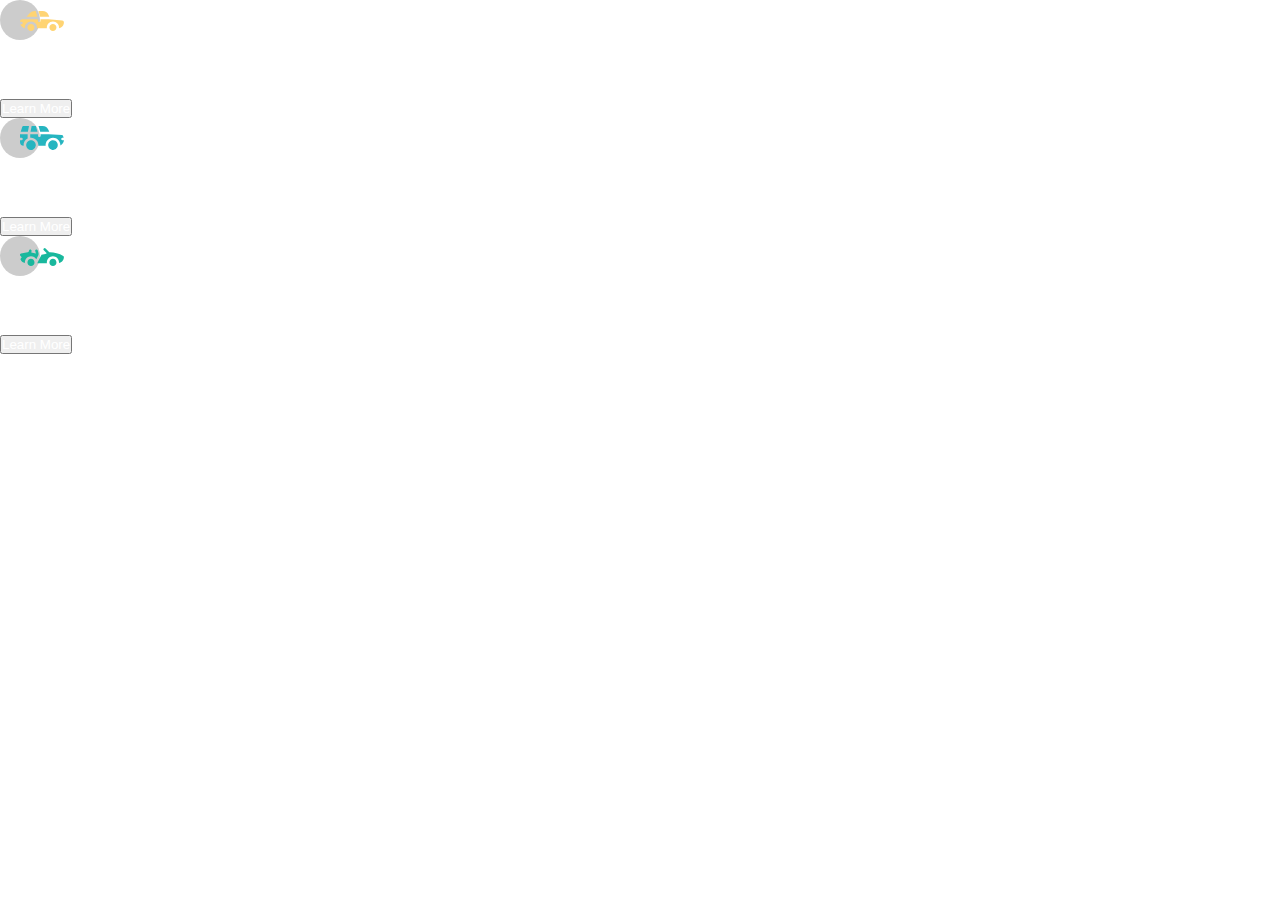
<file: 3-column-preview-card-component-main/index.html>
<!DOCTYPE html>
<html lang="en">
<head>
  <meta charset="UTF-8">
  <meta name="viewport" content="width=device-width, initial-scale=1.0"> <!-- displays site properly based on user's device -->
  <link rel="stylesheet" href="style.css">
  <title>Frontend Mentor | 3-column preview card component</title>
</head>
<body>
  
  <div class="container">
    <div class="main-card">

      <div class="card bg1">
        <img src="images/icon-sedans.svg" alt="sedans" class="sedansImg">
        <h1>SEDANS</h1>
        <p>Choose a sedan for its affordability and excellent fuel economy. Ideal for cruising in the city 
        or on your next road trip.</p>
        <button class="b1"><div class="btn btn1">Learn More</div></button>
      </div>

      <div class="card bg2">
        <img src="images/icon-suvs.svg" alt="suvs" class="suvsImg">
        <h1>SUVS</h1>
        <p>Take an SUV for its spacious interior, power, and versatility. Perfect for your next family vacation 
        and off-road adventures.</p>
        <button class="b2"><div class="btn btn2">Learn More</div></button>
      </div>

      <div class="card bg3">
        <img src="images/icon-luxury.svg" alt="luxury" class="luxuryImages">
        <h1>LUXURY</h1>
        <p>Cruise in the best car brands without the bloated prices. Enjoy the enhanced comfort of a luxury 
        rental and arrive in style.</p>
        <button class="b3"><div class="btn btn3">Learn More</div></button>
      </div>
    </div>
  </div>
  
  <!-- <div class="attribution">
    Challenge by <a href="https://www.frontendmentor.io?ref=challenge" target="_blank">Frontend Mentor</a>. 
    Coded by <a href="#">Your Name Here</a>.
  </div> -->
</body>
</html>
</file>
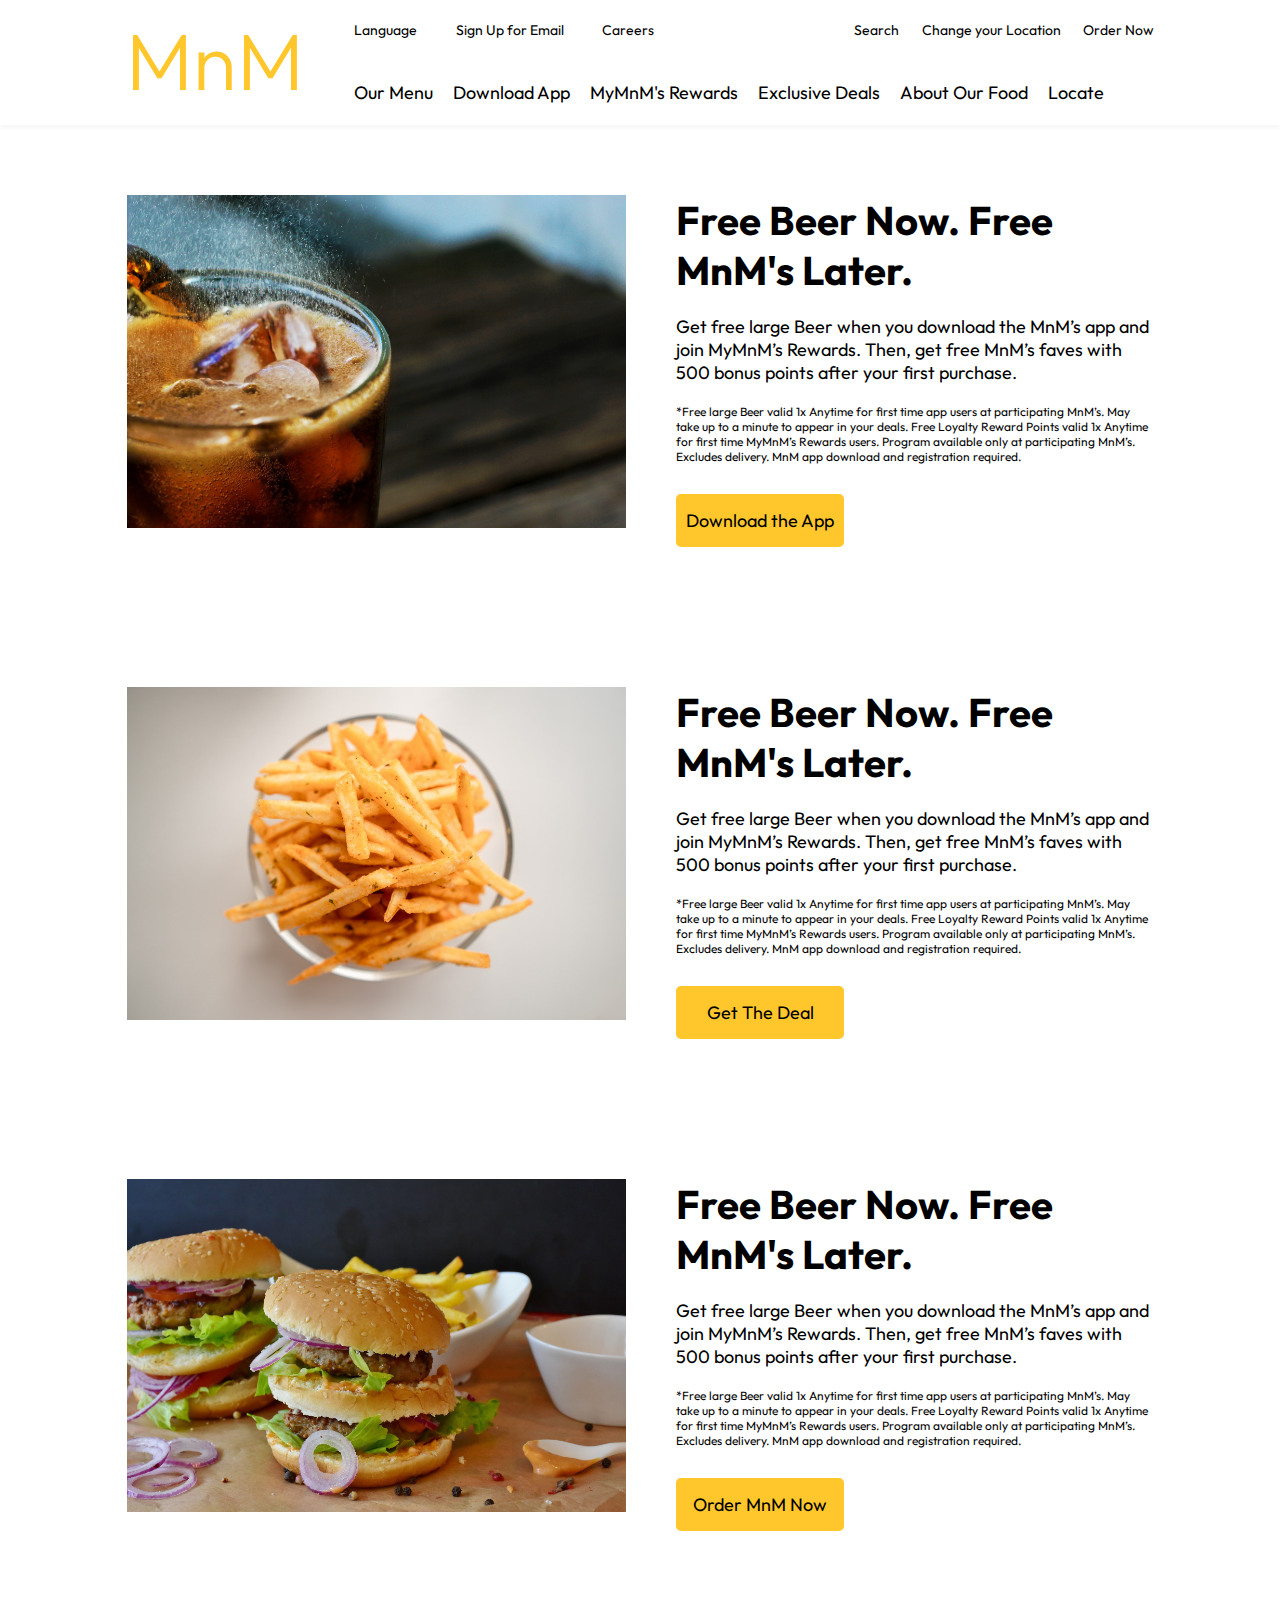
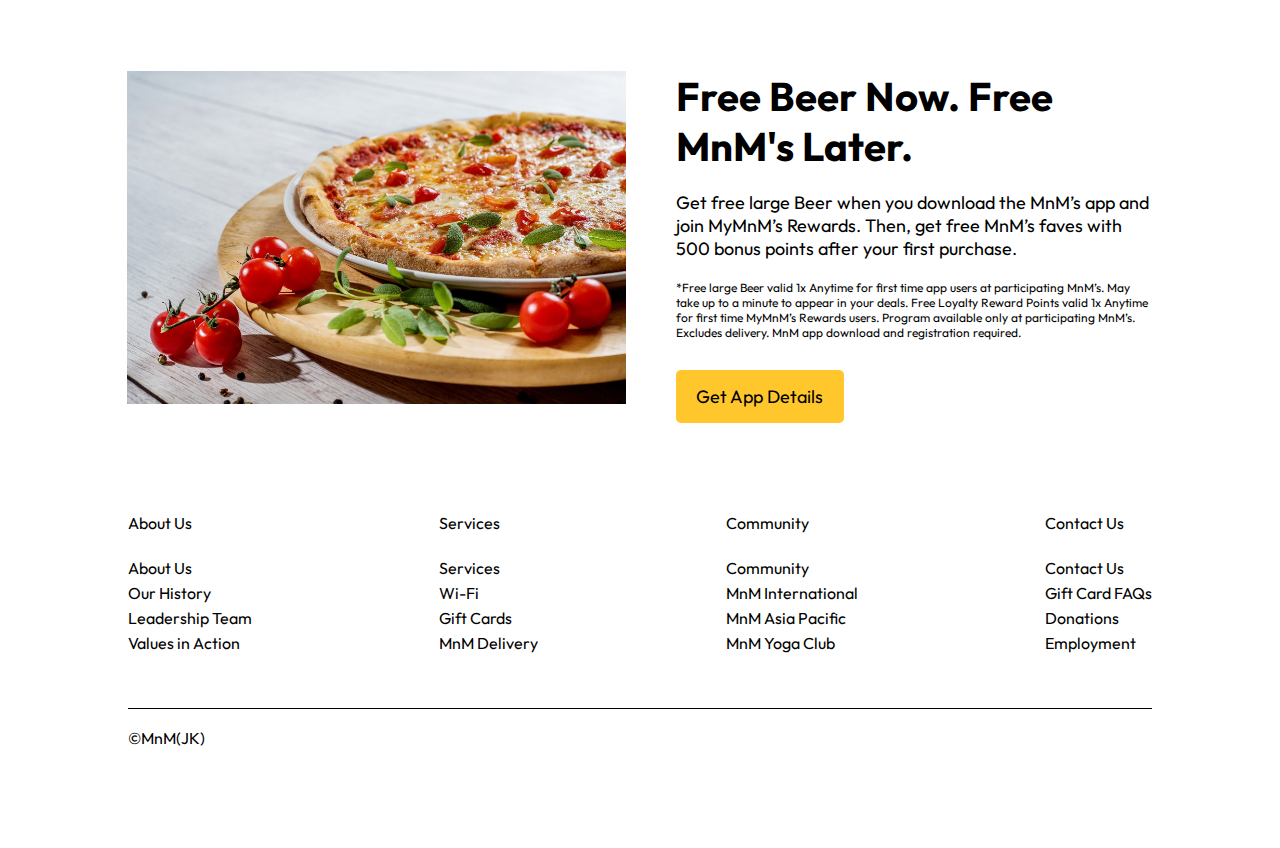
<file: fastFoodSite/index.html>
<!DOCTYPE html>
<html lang="en">

<head>
    <meta charset="UTF-8">
    <meta http-equiv="X-UA-Compatible" content="IE=edge">
    <meta name="viewport" content="width=device-width, initial-scale=1.0">
    <title>MnM FastFood: Burgers, Fries & More</title>
    <link rel="stylesheet" href="style.css">
</head>

<body>
    <!-- Code for Navigation Bar -->
    <div class="navBar">
        <div class="logo">MnM</div>
        <div class="wrap">
            <div class="top_info">
                <div class="info_s1">
                    <ul>
                        <li>Language</li>
                        <li>Sign Up for Email</li>
                        <li>Careers</li>
                    </ul>
                </div>
                <div class="info_s2">
                    <ul>
                        <li>Search</li>
                        <li>Change your Location</li>
                        <li>Order Now</li>
                    </ul>
                </div>
            </div>
            <div class="bottom">
                <div class="bottom_info">
                    <ul>
                        <li>Our Menu</li>
                        <li>Download App</li>
                        <li>MyMnM's Rewards</li>
                        <li>Exclusive Deals</li>
                        <li>About Our Food</li>
                        <li>Locate</li>
                    </ul>
                </div>
            </div>
        </div>
    </div>

    <!-- Code for body of the page -->
    <!-- C1 -->
    <div class="wrap1">
        <div class="content_1">
            <img src="images/soft-drink-gb13a8933c_1920.jpg" alt="French Fries" class="BnB">
            <div class="discription">
                <h1 class="c1_title">Free Beer Now. Free MnM's Later.</h1>
                <p class="c1_p1">Get free large Beer when you download the MnM’s app and join MyMnM’s Rewards.
                    Then, get free MnM’s faves with 500 bonus points after your first purchase.</p>
                <p class="c1_p2">*Free large Beer valid 1x Anytime for first time app users at participating
                    MnM’s. May take up to a minute to appear in your deals. Free Loyalty Reward Points valid 1x Anytime
                    for first time MyMnM’s Rewards users. Program available only at participating MnM’s.
                    Excludes delivery. MnM app download and registration required.</p>
                <button class="b1">Download the App</button>
            </div>
        </div>
    </div>
    <!-- c2 -->

    <div class="wrap1">
        <div class="content_1">
            <img src="images/joyce-panda-lpsbMRRqMQw-unsplash.jpg" alt="French Fries" class="BnB">
            <div class="discription">
                <h1 class="c1_title">Free Beer Now. Free MnM's Later.</h1>
                <p class="c1_p1">Get free large Beer when you download the MnM’s app and join MyMnM’s Rewards.
                    Then, get free MnM’s faves with 500 bonus points after your first purchase.</p>
                <p class="c1_p2">*Free large Beer valid 1x Anytime for first time app users at participating
                    MnM’s. May take up to a minute to appear in your deals. Free Loyalty Reward Points valid 1x Anytime
                    for first time MyMnM’s Rewards users. Program available only at participating MnM’s.
                    Excludes delivery. MnM app download and registration required.</p>
                <button class="b1">Get The Deal</button>
            </div>
        </div>
    </div>    


    <!-- c3 -->

    <div class="wrap1">
        <div class="content_1">
            <img src="images/burger-gd4d8e357b_1920.jpg" alt="French Fries" class="BnB">
            <div class="discription">
                <h1 class="c1_title">Free Beer Now. Free MnM's Later.</h1>
                <p class="c1_p1">Get free large Beer when you download the MnM’s app and join MyMnM’s Rewards.
                    Then, get free MnM’s faves with 500 bonus points after your first purchase.</p>
                <p class="c1_p2">*Free large Beer valid 1x Anytime for first time app users at participating
                    MnM’s. May take up to a minute to appear in your deals. Free Loyalty Reward Points valid 1x Anytime
                    for first time MyMnM’s Rewards users. Program available only at participating MnM’s.
                    Excludes delivery. MnM app download and registration required.</p>
                <button class="b1">Order MnM Now</button>
            </div>
        </div>
    </div>

    <!-- c4 -->

    <div class="wrap1">
        <div class="content_1">
            <img src="images/pizza-g123ad8652_1920.jpg" alt="French Fries" class="BnB">
            <div class="discription">
                <h1 class="c1_title">Free Beer Now. Free MnM's Later.</h1>
                <p class="c1_p1">Get free large Beer when you download the MnM’s app and join MyMnM’s Rewards.
                    Then, get free MnM’s faves with 500 bonus points after your first purchase.</p>
                <p class="c1_p2">*Free large Beer valid 1x Anytime for first time app users at participating
                    MnM’s. May take up to a minute to appear in your deals. Free Loyalty Reward Points valid 1x Anytime
                    for first time MyMnM’s Rewards users. Program available only at participating MnM’s.
                    Excludes delivery. MnM app download and registration required.</p>
                <button class="b1">Get App Details</button>
            </div>
        </div>
    </div>

    <div class="infomaster">
        <div class="info">
            <div class="about_us">
                <p class="pI">About Us</p>
                <ul>
                    <li>About Us</li>
                    <li>Our History</li>
                    <li>Leadership Team</li>
                    <li>Values in Action</li>
                </ul>
            </div>

            <div class="services">
                <p class="pI">Services</p>
                <ul>
                    <li>Services</li>
                    <li>Wi-Fi</li>
                    <li>Gift Cards</li>
                    <li>MnM Delivery</li>
                </ul>
            </div>

            <div class="community">
                <p class="pI">Community</p>
                <ul>
                    <li>Community</li>
                    <li>MnM International</li>
                    <li>MnM Asia Pacific</li>
                    <li>MnM Yoga Club</li>
                </ul>
            </div>

            <div class="contact_us">
                <p class="pI">Contact Us</p>
                <ul>
                    <li>Contact Us</li>
                    <li>Gift Card FAQs</li>
                    <li>Donations</li>
                    <li>Employment</li>
                </ul>
            </div>
        </div>
    </div>

    <div class="line">
        <hr>
    </div>

    <div class="crt1">
        <div class="crt">
            <p class="final">&#169;MnM(JK)</p>
        </div>
    </div>

</body>

</html>
</file>
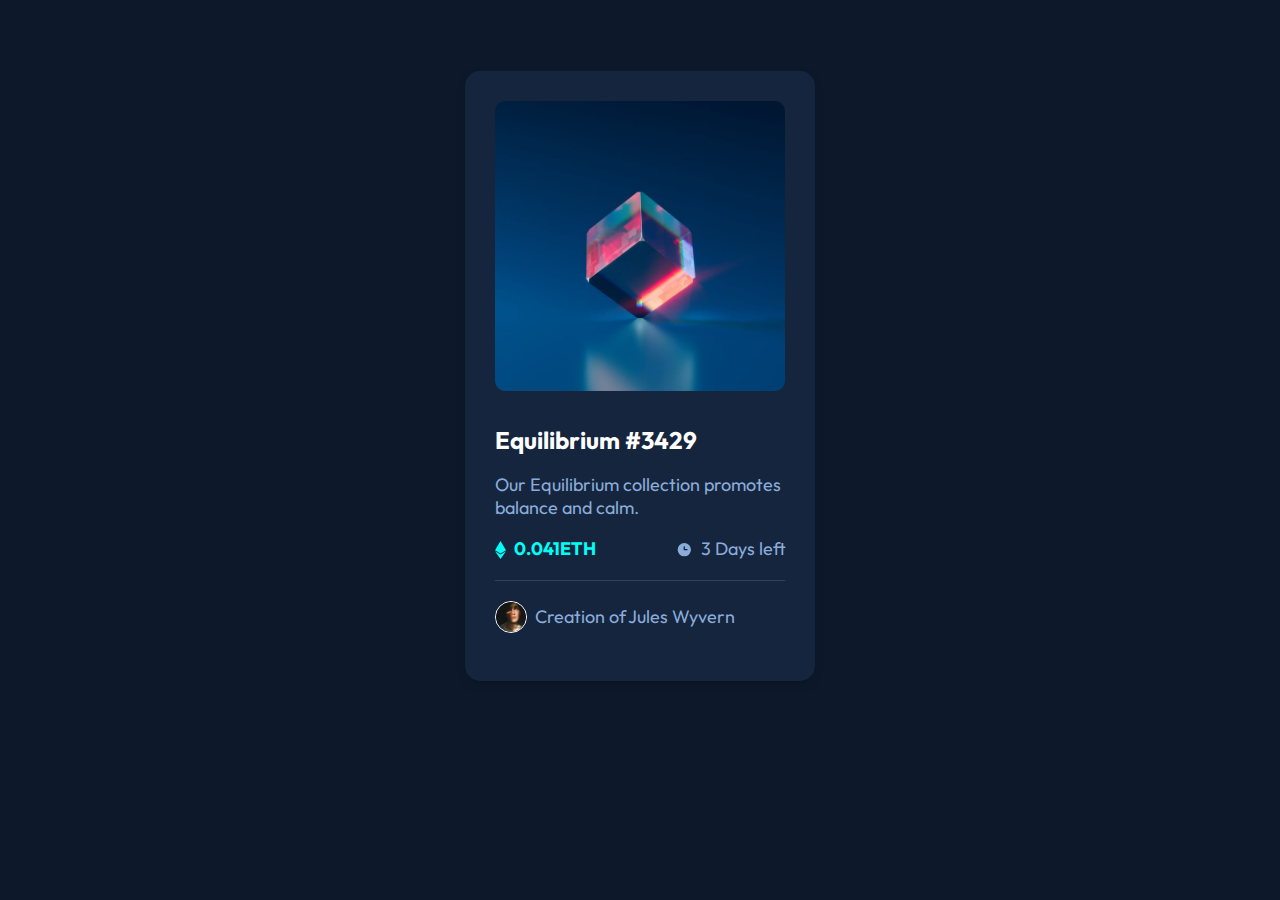
<file: nft-preview-card-component-main/index.html>
<!DOCTYPE html>
<html lang="en">
<head>
  <meta charset="UTF-8">
  <meta http-equiv="X-UA-Compatible" content="IE=edge">
  <meta name="viewport" content="width=device-width, initial-scale=1.0">
  <title>Crypto Card</title>
  <link rel="stylesheet" href="styles.css">
</head>
<body>
  <div class="container shadow">
    <div class="card">
      <div class="image">
        <img src="images/image-equilibrium.jpg" alt="image-equilibrium" class="image2 round" width="290" height="290">
      </div>
      <h2 class="mainContent font">Equilibrium #3429</h2>
      <p class=" subContent font">Our Equilibrium collection promotes balance and calm.</p>
      <div>
        <img class="ethImg" src="images/icon-ethereum.svg" alt="icon-ethereum" class="image3">
        <h2 class="eth font">0.041ETH</h2>
      </div>
      <div class="time">
        <img class="timeImg" src="images/icon-clock.svg" alt="icon-clock class="time">
        <p class="timeContent font">3 Days left</p>
      </div>
      <hr>
      <div class="profile">
        <div class="ProfileIcon">
          <img class="profileImg" src="images/image-avatar.png" alt="image-avatar" class="profileIcon1" width="30px" height="30px">
        </div>
        <p class="font fContent n1">Creation of</p>
        <p class="font fContent n2">Jules Wyvern</p>
      </div>
      <div class="space"></div>
    </div>
  </div>
</body>
</html>
</file>
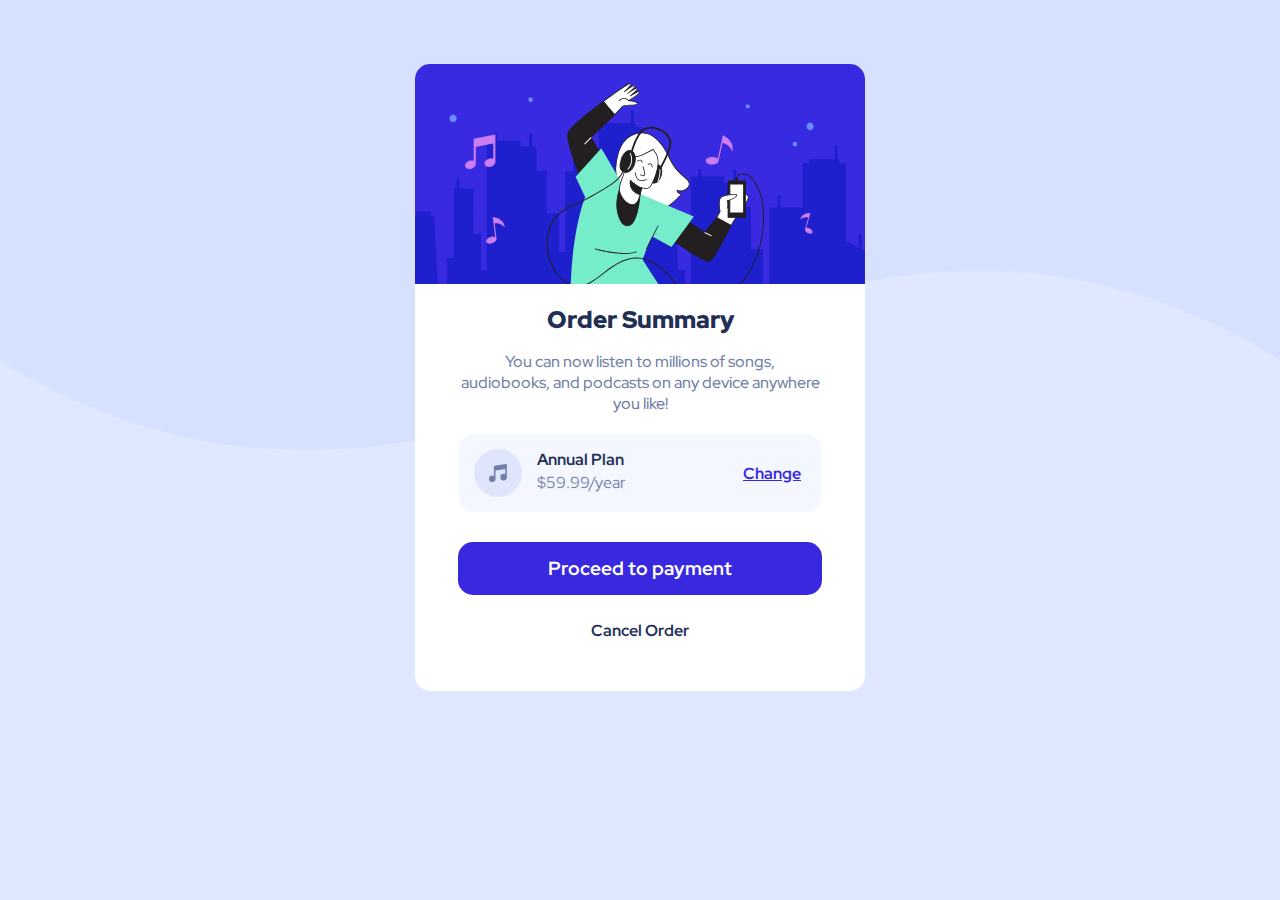
<file: order-summary-component-main/index.html>
<!DOCTYPE html>
<html lang="en">

<head>
  <meta charset="UTF-8">
  <meta http-equiv="X-UA-Compatible" content="IE=edge">
  <meta name="viewport" content="width=device-width, initial-scale=1.0">
  <title>Order Summary</title>
  <link rel="stylesheet" href="styles.css">
</head>

<body>
  <div class="container">
    <div class="card round shadow">
      <img src="images/illustration-hero.svg" alt="illustration-hero" class="image">
      <h2 class="mainTitle">Order Summary</h2>
      <p class="para">You can now listen to millions of songs, audiobooks, and podcasts on any device anywhere you like!</p>
      <div class="payment round">
        <img src="images/icon-music.svg" alt="icon-music" class="musicSymbol">
          <div class="inside">  
            <p class="plan">Annual Plan</p>
            <p class="cost">$59.99/year</p>
          </div>
        <p class="change">Change</p>
      </div>
      <div class="paymentProcess round shadow">
        <h3 class="payProcessText">Proceed to payment</h3>
      </div>
      <h3 class="cancel">Cancel Order</h3>
    </div>
  </div>
</body>

</html>
</file>
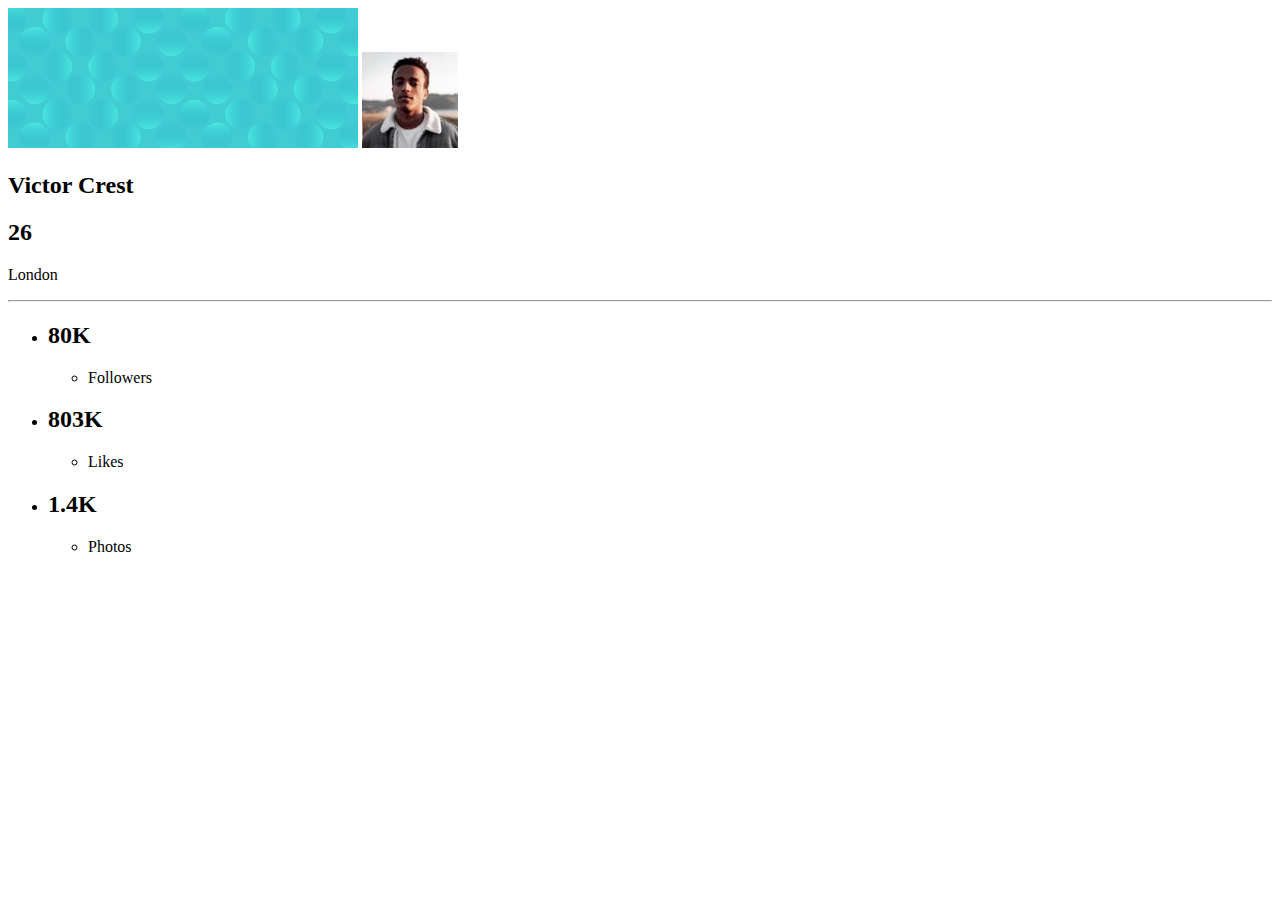
<file: profile-card-component-main/index.html>
<!DOCTYPE html>
<html lang="en">
<head>
  <meta charset="UTF-8">
  <meta http-equiv="X-UA-Compatible" content="IE=edge">
  <meta name="viewport" content="width=device-width, initial-scale=1.0">
  <title>Profile card component</title>
  <link rel="stylesheet" href="style.css">
</head>
<body>
  <div class="container">
    <div class="card">
      <!-- <div class="cardbg"></div> -->
      <img src="./images/bg-pattern-card.svg" alt="bg-pattern-card" class="bgcard">
      <img src="./images/image-victor.jpg" alt="victor" class="victor">
      <!-- <div class="victor"></div> -->

      <div class="btc">

        <div class="mainHeading">
          <h2>Victor Crest</h2>
          <h2 class="color">26</h2>
        </div>

        <p class="color">London</p>

        <hr>

        <ul class="bottom">
          <li class="pp">
            <h2>80K</h2>
            <ul>
              <li class="dd">Followers</li>
            </ul>
          </li>

          <li class="pp">
            <h2>803K</h2>
            <ul>
              <li class="dd">Likes</li>
            </ul>
          </li>

          <li class="pp">
            <h2>1.4K</h2>
            <ul>
              <li class="dd">Photos</li>
            </ul>
          </li>
        </ul>
      </div>
    </div>
  </div>
</body>
</html>
</file>
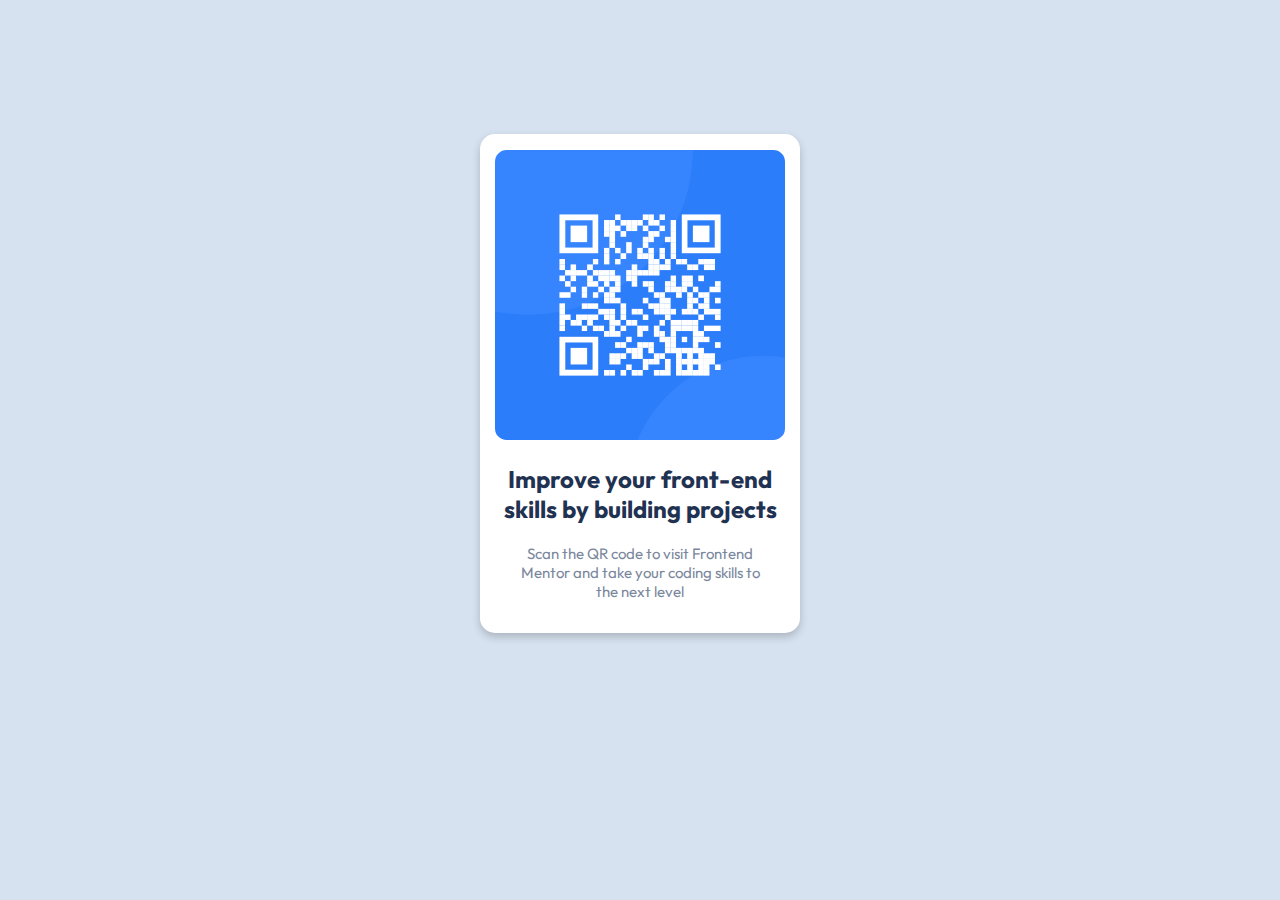
<file: qr-code-component-main/index.html>
<!DOCTYPE html>
<html lang="en">

<head>
  <meta charset="UTF-8">
  <meta http-equiv="X-UA-Compatible" content="IE=edge">
  <meta name="viewport" content="width=device-width, initial-scale=1.0">
  <title>CSS Card</title>
  <link rel="stylesheet" href="styles.css">
</head>

<body>
  <div class="container center">
    <div class="image">
      <img class="fk_it" src="images/image-qr-code.png" alt="image-qr-code" width="290" height="290">
    </div>
    <div class="content">
      <h2 class="main-content font n1">Improve your front-end skills by building projects</h2>
      <!-- <h2 class="main-content font new">skills by building projects</h2> -->
      <div class="sub-content">Scan the QR code to visit Frontend</div>
      <div class="sub-content-2 hello">Mentor and take your coding skills to
        <div class="sub-content-2">the next level</div>
      </div>
    </div>
</body>

</html>
</file>
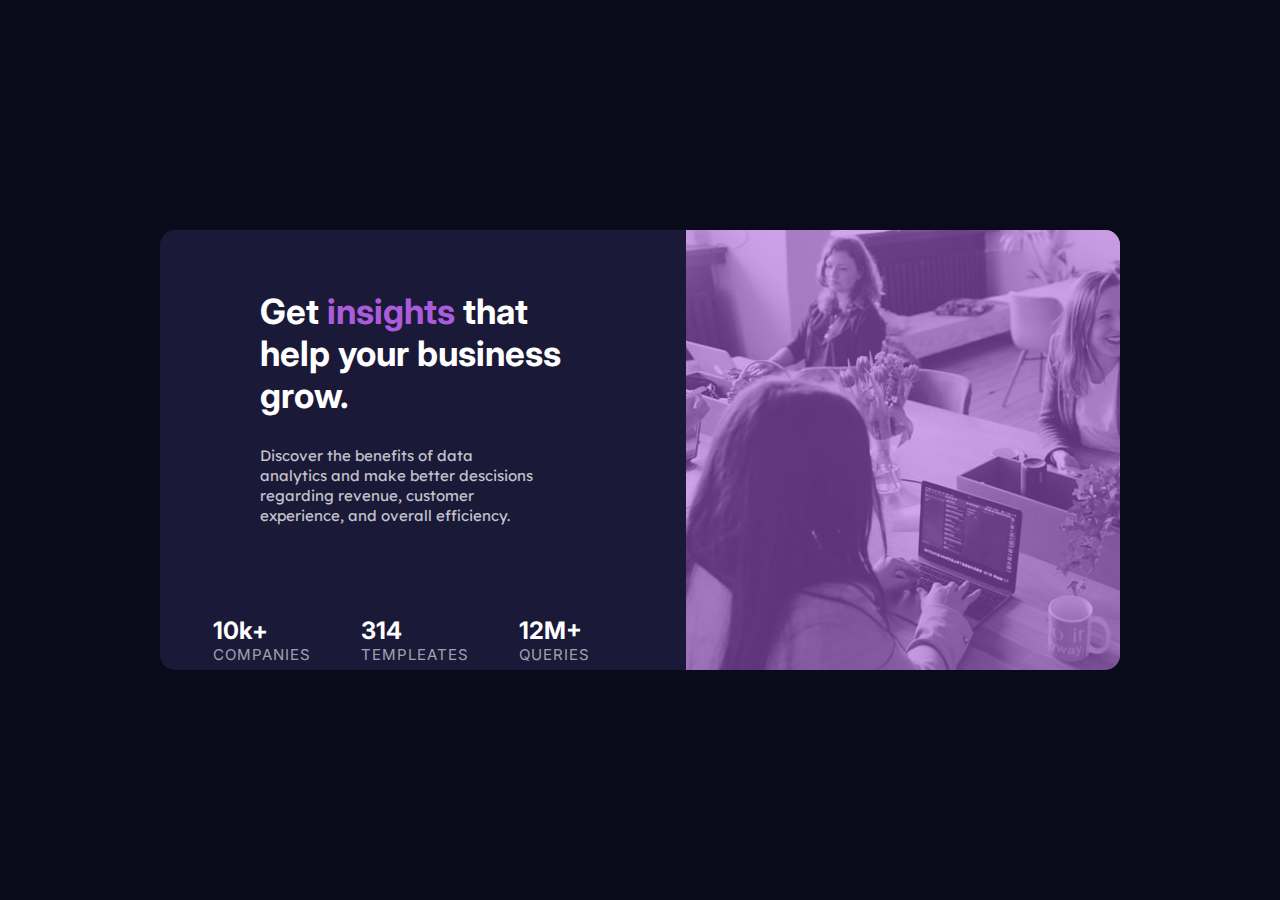
<file: stats-preview-card-component-main/index.html>
<!DOCTYPE html>
<html lang="en">
<head>
  <meta charset="UTF-8">
  <meta http-equiv="X-UA-Compatible" content="IE=edge">
  <meta name="viewport" content="width=device-width, initial-scale=1.0">
  <link rel="stylesheet" href="style.css">
  <title>Stats-Preview-Card-Component-Main</title>
</head>
<body>
  <div class="container">
    <div class="main-card">
      <div class="content">
        <h1>Get <span class="color">insights</span> that help your business grow.</h1>
        <div class="p">Discover the benefits of data analytics and make better descisions regarding revenue, customer experience, and overall efficiency.</div>
        <ul class="bottom-content">
          <li>
            <ul class="bottom-content-1">
              <li><h2>10k+</h2></li>
              <li><p>COMPANIES</p></li>
            </ul>
          </li>

          <li>
            <ul class="bottom-content-1">
              <li><h2>314</h2></li>
              <li><p>TEMPLEATES</p></li>
            </ul>
          </li>

          <li>
            <ul class="bottom-content-1">
              <li><h2>12M+</h2></li>
              <li><p>QUERIES</p></li>
            </ul>
          </li>

        </ul>
      </div>
      <div class="color1">
        <div class="c2"></div>
     <!--  <img src="images/image-header-desktop.jpg" alt="image-header-desktop" class="image"> -->
      </div>
    </div>
  </div>
</body>
</html>
</file>
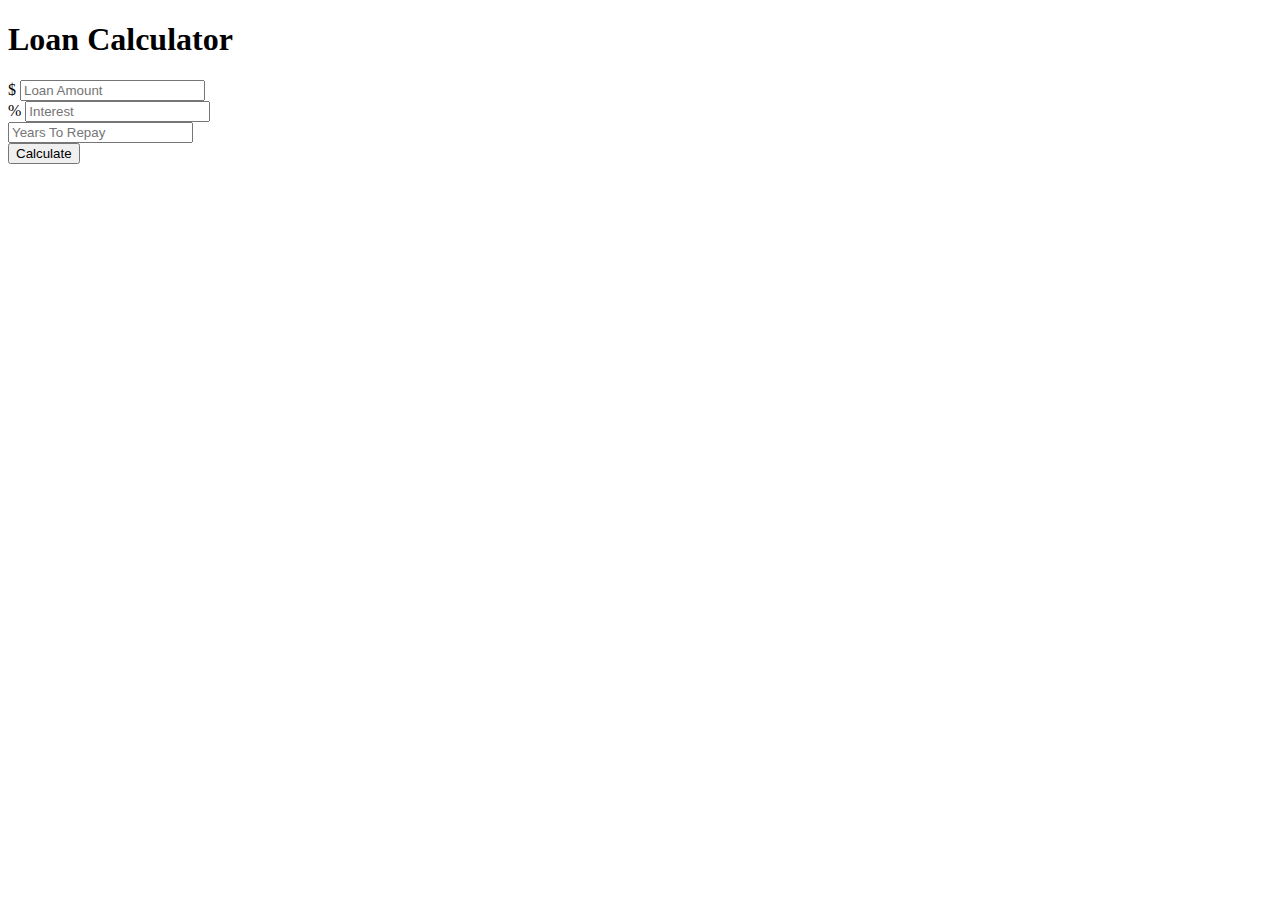
<file: JSLearn/LOAN Calculator/index.html>
<!doctype html>
<html lang="en">
  <head>
    <title>Hello, world!</title>
    <!-- Required meta tags -->
    <meta charset="utf-8">
    <meta name="viewport" content="width=device-width, initial-scale=1, shrink-to-fit=no">

    <!-- Bootstrap CSS -->
    <link rel="stylesheet" href="https://maxcdn.bootstrapcdn.com/bootstrap/4.0.0-beta.2/css/bootstrap.min.css" integrity="sha384-PsH8R72JQ3SOdhVi3uxftmaW6Vc51MKb0q5P2rRUpPvrszuE4W1povHYgTpBfshb" crossorigin="anonymous">
    <style>
        #loading, #results {
            display: none;
        }
    </style>
</head>
  <body class="bg-dark">
    <div class="container">
      <div class="row">
        <div class="col-md-6 mx-auto">
          <div class="card card-body text-center mt-5">
            <h1 class="heading display-5 pb-3">Loan Calculator</h1>
            <form id="loan-form">
              <div class="form-group">
                <div class="input-group">
                  <span class="input-group-addon">$</span>
                  <input type="number" class="form-control" id="amount" placeholder="Loan Amount">
                </div>
              </div>
              <div class="form-group">
                <div class="input-group">
                  <span class="input-group-addon">%</span>
                  <input type="number" class="form-control" id="interest" placeholder="Interest">
                </div>
              </div>
              <div class="form-group">
                <input type="number" class="form-control" id="years" placeholder="Years To Repay">
              </div>
              <div class="forn-group">
                <input type="submit" value="Calculate" class="btn btn-dark btn-block">
              </div>
            </form>
            <!-- LOADER -->
            
            <div id="loading">
              <img src="img/loading.gif" alt="">
            </div>
           
            <!-- RESULTS -->
            <div id="results" class="pt-4">
              <h5>Results</h5>
              <div class="form-group">
                <div class="input-group">
                  <span class="input-group-addon">Monthly Payment</span>
                  <input type="number" class="form-control" id="monthly-payment" disabled>
                </div>
              </div>

              <div class="form-group">
                <div class="input-group">
                  <span class="input-group-addon">Total Payment</span>
                  <input type="number" class="form-control" id="total-payment" disabled>
                </div>
              </div>

              <div class="form-group">
                <div class="input-group">
                  <span class="input-group-addon">Total Interest</span>
                  <input type="number" class="form-control" id="total-interest" disabled>
                </div>
              </div>
            </div>
          </div>
        </div>
      </div>
    </div>

    <!-- Optional JavaScript -->
    <!-- jQuery first, then Popper.js, then Bootstrap JS -->
    <script src="https://code.jquery.com/jquery-3.2.1.slim.min.js" integrity="sha384-KJ3o2DKtIkvYIK3UENzmM7KCkRr/rE9/Qpg6aAZGJwFDMVNA/GpGFF93hXpG5KkN" crossorigin="anonymous"></script>
    <script src="https://cdnjs.cloudflare.com/ajax/libs/popper.js/1.12.3/umd/popper.min.js" integrity="sha384-vFJXuSJphROIrBnz7yo7oB41mKfc8JzQZiCq4NCceLEaO4IHwicKwpJf9c9IpFgh" crossorigin="anonymous"></script>
    <script src="https://maxcdn.bootstrapcdn.com/bootstrap/4.0.0-beta.2/js/bootstrap.min.js" integrity="sha384-alpBpkh1PFOepccYVYDB4do5UnbKysX5WZXm3XxPqe5iKTfUKjNkCk9SaVuEZflJ" crossorigin="anonymous"></script>
    <script src="app.js"></script>
  </body>
</html>
</file>
<file: 3-column-preview-card-component-main/style.css>
@import url('https://fonts.googleapis.com/css2?family=Big+Shoulders+Display:wght@700&family=Lexend+Deca&display=swap');
/* font-family: 'Big Shoulders Display', cursive;
font-family: 'Lexend Deca', sans-serif; */

 * {
    margin: 0;
    padding: 0;
    color: white;
    box-sizing: border-box;
}

@media (min-width: 1440px) {
.container {
    position: absolute;
    display: flex;
    align-items: center;
    justify-content: center;
    background-color: hsl(0, 0%, 95%);
    height: 100%;
    width: 100%;
}

.main-card {
    display: flex;
    justify-content: center;
    margin: 0 300px 0 300px;
    width: 1000px;
    height: 460px;
}

h1 {
    font-family: 'Big Shoulders Display', cursive;
    margin: 20px 0 20px 0;
}

p {
    font-family: 'Lexend Deca', sans-serif;
    font-size: 15px;
    line-height: 20px;
    color: hsla(0, 0%, 100%, 0.75);
}

button {
    border-radius: 20px;
    margin-top: 100px;
}

.b1 :hover {
    background-color: hsl(31, 77%, 52%);
    border: 1.5px solid white;
    border-radius: 20px;
    color: white;
}

.b2 :hover {
    background-color: hsl(184, 100%, 22%);
    border: 1.5px solid white;
    border-radius: 20px;
    color: white;
}

.b3 :hover {
    background-color: hsl(179, 100%, 13%);
    border: 1.5px solid white;
    border-radius: 20px;
    color: white;
}

.b1 {
    border: 0px solid hsl(31, 77%, 52%);
}

.b2 {
    border: 0px solid hsl(184, 100%, 22%);
}

.b3 {
    border: 0px solid hsl(179, 100%, 13%);
}


.bg1 {
    padding: 50px;
    background-color: hsl(31, 77%, 52%);
    border-top-left-radius: 10px;
    border-bottom-left-radius: 10px;
}

.bg2 {
    padding: 50px;
    background-color: hsl(184, 100%, 22%);
}

.bg3 {
    padding: 50px;
    background-color: hsl(179, 100%, 13%);
    border-top-right-radius: 10px;
    border-bottom-right-radius: 10px;
}

.btn1 {
    color: hsl(31, 77%, 52%);
}

.btn2 {
    color: hsl(184, 100%, 22%);
}

.btn3 {
    color: hsl(179, 100%, 13%);
}

.btn {
    text-align: center;
    font-size: 15px;
    font-family: 'Lexend Deca', sans-serif;
    padding: 10px 25px;
}
}

@media (max-width: 375px) {

    .container {
        position: absolute;
        display: flex;
        align-items: center;
        justify-content: center;
        background-color: hsl(0, 0%, 95%);
        height: 100%;
        width: 100%;
    }
    
    .main-card {
        display: flex;
        flex-direction: column;
        justify-content: center;
        margin-left: 15px;
        margin-right: 15px;
        width: 400px;
        height: 1380px;
    }
    
    h1 {
        font-family: 'Big Shoulders Display', cursive;
        margin: 20px 0 20px 0;
    }
    
    p {
        font-family: 'Lexend Deca', sans-serif;
        font-size: 15px;
        line-height: 20px;
        color: hsla(0, 0%, 100%, 0.75);
    }
    
    button {
        border-radius: 20px;
        margin-top: 100px;
    }
    
    .b1 :hover {
        background-color: hsl(31, 77%, 52%);
        border: 1.5px solid white;
        border-radius: 20px;
        color: white;
    }
    
    .b2 :hover {
        background-color: hsl(184, 100%, 22%);
        border: 1.5px solid white;
        border-radius: 20px;
        color: white;
    }
    
    .b3 :hover {
        background-color: hsl(179, 100%, 13%);
        border: 1.5px solid white;
        border-radius: 20px;
        color: white;
    }
    
    .b1 {
        border: 0px solid hsl(31, 77%, 52%);
    }
    
    .b2 {
        border: 0px solid hsl(184, 100%, 22%);
    }
    
    .b3 {
        border: 0px solid hsl(179, 100%, 13%);
    }
    
    
    .bg1 {
        margin-top: 900px;
        padding: 50px;
        background-color: hsl(31, 77%, 52%);
        border-top-left-radius: 10px;
        border-top-right-radius: 10px;
    }
    
    .bg2 {
        padding: 50px;
        background-color: hsl(184, 100%, 22%);
    }
    
    .bg3 {
        padding: 50px;
        background-color: hsl(179, 100%, 13%);
        border-bottom-left-radius: 10px;
        border-bottom-right-radius: 10px;
        margin-bottom: 50px;
    }
    
    .btn1 {
        color: hsl(31, 77%, 52%);
    }
    
    .btn2 {
        color: hsl(184, 100%, 22%);
    }
    
    .btn3 {
        color: hsl(179, 100%, 13%);
    }
    
    .btn {
        text-align: center;
        font-size: 15px;
        font-family: 'Lexend Deca', sans-serif;
        padding: 10px 25px;
    }
}
</file>
<file: fastFoodSite/style.css>
@import url('https://fonts.googleapis.com/css2?family=Kalam:wght@300;400&family=Outfit:wght@100;200;300;400;500;600;700;800;900&display=swap');

* {
    padding: 0%;
    margin: 0%;
    font-family: 'Outfit', 'sans-serif';
}

/* Code for Navigation Bar */

.navBar {
    display: flex;
    justify-content: center;
    background-color: white;
    height: 125px;
    box-shadow: 0px 3px 4px 0px rgba(0, 0, 0, 4%);
}

.wrap {
    display: flex;
    flex-direction: column;
    justify-content: space-around;
}

.info_s1 ul {
    display: flex;
    justify-content: space-between;
    width: 300px;
    font-size: 14px;
}

.info_s2 ul {
    display: flex;
    justify-content: space-between;
    width: 300px;
    font-size: 14px;
}

.navBar li {
    list-style-type: none;
}

.top_info {
    display: flex;
    justify-content: space-between;
    width: 800px;
}

.bottom_info ul{
    display: flex;
    justify-content: space-between;
    font-size: 18px;
    width: 750px;
}

.logo {
    font-size: 80px;
    margin-top: 10px;
    margin-right: 50px;
    font-family: 'Outfit', cursive;
    font-weight: 300;
    color: #FFC72C;
}

/* Code for Content_1 */

.content_1 {
    margin-top: 70px;
    margin-bottom: 70px;
    display: flex;
    width: 1027px;
}

.BnB {
    max-width: 748px;
    max-height: 333px;
}

.discription {
    display: flex;
    flex-direction: column;
    margin-left: 50px;
}

.wrap1 {
    display: flex;
    justify-content: center;
}

.b1 {
    max-width: 168.36px;
    margin-top: 10px;
    padding: 15px 10px;
    font-size: 18px;
    background-color: #FFC72C;
    border: none;
    border-radius: 5px;
}

.c1_title {
    font-size: 40px;
    margin-bottom: 20px;
}

.c1_p1 {
    margin-bottom: 20px;
    font-size: 18px;
}

.c1_p2 {
    margin-bottom: 20px;
    font-size: 12px;
}

.info {
    display: flex;
    width: 1024px;
    justify-content: space-between;
}

.infomaster {
    display: flex;
    justify-content: center;
    margin-top: 20px;
    margin-bottom: 50px;
}

.info li {
    list-style: none;
}

.about_us {
    display: flex;
    flex-direction: column;
}

.pI {
    margin-bottom: 25px;
}

.info li {
    display: flex;
    flex-wrap: wrap;
    height: 25px;
}

hr {
    width: 10px;
    border: 2px black solid;
}

hr {
    padding: 0px;
    margin: 0px 0px 50px 0px;
    border-color: black;
    border-top-width: 0.5px;
    border-bottom: none;
    border-right: none;
    border-left: none;
    width: 1024px;
}

.line {
    display: flex;
    justify-content: center;
    height: 20px;
}

.crt {
    width: 1024px;
    display: flex;
    justify-content: left;
}

.crt1 {
    display: flex;
    justify-content: center;
    margin-bottom: 100px;
}
</file>
<file: nft-preview-card-component-main/styles.css>
@import url('https://fonts.googleapis.com/css2?family=Outfit');

body {
    background-color: hsl(217, 54%, 11%);
    display: flex;
    align-items: center;
    justify-content: center;
}

.container {
    background-color: hsl(216, 50%, 16%);
    box-sizing: border-box;
    border-radius: 15px;
    width: 350px;
    margin-top: 5%;
    box-shadow: 0px 4px 8px 0px rgba(0, 0, 0, 0.2);
}

.card {
    box-sizing: border-box;
    height: fit-content;
}

.image2 {
    padding: 30px 30px 30px 30px;
}

.round {
    border-radius: 40px;
}

.textCenter {
    text-align: center;
}
 .mainContent {
    margin: 0;
    padding-top: 0;
    padding-left: 30px;
    color: white;
 }

 .subContent {
    box-sizing: border-box;
    margin-left: 30px;
    margin-right: 10px;
    color: hsl(215, 51%, 70%);
    font-weight: 400;
    font-size: 18px;
 }

 .font {
     font-family: 'Outfit';
 }

 .ethImg {
     float: left;
     padding-left: 30px;
     padding-top: 3.5px;
 }

 .eth {
     color: hsl(178, 100%, 50%);
     font-size: 18px;
     margin: 0;
     padding-left: 8px;
     padding-bottom: 20px;
     float: left;
 }

 .timeContent {
     color: hsl(215, 51%, 70%);
     font-size: 18px;
     margin: 0;
     padding-left: 8px;
     float: left;
     padding-bottom: 20px;
 }

 .timeImg {
     float: left;
     padding-left: 80px;
     padding-top: 3.5px;
 }

 hr {
     clear: left;
     border-top: solid 1.5px hsl(215, 32%, 27%);
     border-bottom: none;
     border-left: none;
     border-right: none;
     margin-left: 30px;
     margin-right: 30px;
     margin-bottom: 20px;
 }

 .fContent {
     font-size: 18px;
     color: hsl(215, 51%, 70%);
 }

 .profileImg {
     float: left;
     border: 1px solid white;
     border-radius: 43px;
     margin-left: 30px;
 }

 .n1 {
    float: left;
    margin-top: 4px;
    margin-left: 8px;
    margin-bottom: 20px;
 }

 .n2 {
    float: left;
    margin-top: 4px;
    margin-left: 2px;
    margin-bottom: 20px;
 }

 .space {
     margin-top: 100px;
 }
</file>
<file: order-summary-component-main/styles.css>
@import url('https://fonts.googleapis.com/css2?family=Red+Hat+Display:wght@500;700;900&display=swap');

* {
    font-family: 'Red Hat Display', sans-serif;
}

body, html {
    height: 100%;
    margin: 0;
}

.container {
    background-image: url("images/pattern-background-desktop.svg");
    height: 100%;
    width: 100%;
    background-size: 100% 50%;
    background-color: hsl(225, 100%, 94%);
    background-repeat: no-repeat;
    display: flex;
    justify-content: center;
}

.card {
    display: flex;
    flex-direction: column;
    align-items: center;
    position: absolute;
    background-color: white;
    height: fit-content;
    width: 450px;
    margin-top: 5%;
}

.para {
    margin-bottom: 20px;
    text-align: center;
    padding-right: 10%;
    padding-left: 10%;
    font-weight: 500;
    color: hsl(224, 23%, 55%);
    font-size: 16px;
}

.payment {
    background-color: hsl(225, 100%, 98%);
    display: flex;
    box-sizing: border-box;
    margin-bottom: 30px;
}

.inside {
    display: flex;
    flex-direction: column;
    flex:auto;
}

.plan {
    margin-bottom: 2px;
    margin-top: 15.5px;
    font-weight: 700;
    color: hsl(223, 47%, 23%);
    font-size: 16px;
}

.cost {
    margin-top: 0%;
    margin-bottom: 15.5px;
    color: hsl(224, 23%, 55%);
    font-size: 16px;
    
}

.change {
    padding: 0%;
    margin-left: 117px;
    margin-right: 20px;
    margin-top: 29px;
    margin-bottom: 29px;
    font-size: 16px;
    max-height: 16px;
    font-weight: 700;
    color: hsl(245, 75%, 52%);
    text-decoration: underline;
}

.musicSymbol {
    max-width: 50px;
    max-height: 50px;
    margin: 15px;
}

.paymentProcess {
    background-color: hsl(245, 75%, 52%);
    color: white;
    padding-left: 20%;
    padding-right: 20%;
}

.cancel {
    font-size: 16px;
    margin-top: 25px;
    margin-bottom: 50px;
}

.round {
    border-radius: 15px;
}

.image {
    border-top-left-radius: 15px;
    border-top-right-radius: 15px;
}

.shadow:hover {
    box-shadow: 0px 4px 10px 0px rgba(0, 0, 0, 0.2);
}

.mainTitle {
    font-weight: 900;
    margin-bottom: 0px;
    color: hsl(223, 47%, 23%);
}

.payProcessText {
    margin: 14px 0px;
}

.cancel {
    color: hsl(223, 47%, 23%);
}
</file>
<file: profile-card-component-main/style.css>
@import url('https://fonts.googleapis.com/css2?family=Kumbh+Sans:wght@400;700&display=swap');

@media (min-width: 1440px) {
* {
    margin: 0;
    padding: 0;
    box-sizing: border-box;
    font-family: 'Kumbh Sans', sans-serif;
}

.container {
    width: 100%;
    height: 100%;
    position: absolute;
    display: flex;
    align-items: center;
    justify-content: center;
    background-image: url(./images/bg-pattern-top.svg), url(./images/bg-pattern-bottom.svg);
    background-repeat: no-repeat, no-repeat;
    background-position: top 275% left -35%, bottom 275% right -35%;
    background-color: hsl(185, 75%, 39%);

}

.card {
    box-shadow: 0 40px 50px 0 rgba(0, 0, 0, 0.2);
    display: flex;
    flex-direction: column;
    align-items: center;
    justify-content: center;
    background-color: white;
    border-radius: 15px;
}

.btc {
    display: flex;
    flex-direction: column;
    align-items: center;
    justify-content: center;
}

li {
    list-style: none;
}

.pp {
    display: flex;
    flex-direction: column;
    align-items: center;
    margin-bottom: 25px;
    line-height: 20px;
}

.bottom {
    display: flex;
    justify-content: space-around;
    width: 350px;
    margin-top: 25px;
}

.mainHeading {
    display: flex;
    justify-content: space-between;
    width: 130px;
    margin-top: 75px;
}

.color {
    color: hsl(227, 10%, 46%);
    font-weight: 400;
}

h2 {
    font-size: 18px;
    color: hsl(229, 23%, 23%);
}

p {
    margin-top: 5px;
    margin-bottom: 25px;
}

.dd {
    font-weight: 400;
    font-size: 13px;
    letter-spacing: 1px;
    color: hsl(227, 10%, 46%);
}

.bgcard {
    border-top-right-radius: 15px;
    border-top-left-radius: 15px;
}

.victor {
    border-radius: 50px;
    padding: 5px;
    background-color: white;
    position: absolute;
    margin-bottom: 5%;
}

hr {
    width: 350px;
    border-top: none;
}
}

@media (max-width: 375px) {

    * {
        margin: 0;
        padding: 0;
        box-sizing: border-box;
        font-family: 'Kumbh Sans', sans-serif;
    }
    
    .container {
        width: 100%;
        height: 100%;
        position: absolute;
        display: flex;
        align-items: center;
        justify-content: center;
        background-image: url(./images/bg-pattern-top.svg), url(./images/bg-pattern-bottom.svg);
        background-repeat: no-repeat, no-repeat;
        background-position: top 175% left 120%, bottom 175% right 120%;
        background-color: hsl(185, 75%, 39%);
    
    }
    
    .card {
        box-shadow: 0 40px 50px 0 rgba(0, 0, 0, 0.2);
        display: flex;
        width: 320px;
        flex-direction: column;
        margin-left: 50px;
        margin-right: 50px;
        align-items: center;
        justify-content: center;
        background-color: white;
        border-radius: 15px;
    }
    
    .btc {
        display: flex;
        flex-direction: column;
        align-items: center;
        justify-content: center;
    }
    
    li {
        list-style: none;
    }
    
    .pp {
        display: flex;
        flex-direction: column;
        align-items: center;
        margin-bottom: 25px;
        line-height: 20px;
    }
    
    .bottom {
        display: flex;
        justify-content: space-around;
        width: 350px;
        margin-top: 25px;
    }
    
    .mainHeading {
        display: flex;
        justify-content: space-between;
        width: 130px;
        margin-top: 75px;
    }
    
    .color {
        color: hsl(227, 10%, 46%);
        font-weight: 400;
    }
    
    h2 {
        font-size: 18px;
        color: hsl(229, 23%, 23%);
    }
    
    p {
        margin-top: 5px;
        margin-bottom: 25px;
    }
    
    .dd {
        font-weight: 400;
        font-size: 13px;
        letter-spacing: 1px;
        color: hsl(227, 10%, 46%);
    }
    
    .bgcard {
        max-width: 320px;
        border-top-right-radius: 15px;
        border-top-left-radius: 15px;
    }
    
    .victor {
        border-radius: 50px;
        padding: 5px;
        background-color: white;
        position: absolute;
        margin-bottom: 30%;
    }
    
    hr {
        width: 320px;
        border-top: none;
    }

    
}
</file>
<file: qr-code-component-main/styles.css>
@import url('https://fonts.googleapis.com/css2?family=Outfit:wght@400;700&display=swap');

body {
    background-color: hsl(212, 45%, 89%);
    display: grid;
    place-items: center;
}

.center {
    box-sizing: border-box;
    display: grid;
    place-items: center;
}

.container {
    box-shadow: 0 4px 8px 0 rgba(0, 0, 0, 0.2);
    box-sizing: border-box;
    width: 320px;
    height: fit-content;
    border-radius: 15px;
    margin-top: 10%;
    background-color: white;
}

.image {
    box-sizing: border-box;
    padding-top: 5%;
}

.main-content {
    text-align: center;
    height: fit-content;
    font-family: 'Outfit';
    font-weight: 700;
    padding-right: 4%;
    padding-left: 4%;
    color: hsl(218, 44%, 22%);
}

.sub-content {
    text-align: center;
    /* padding-top: 3%; */
    font-size: 15px;
    font-family: 'Outfit', 'Gill Sans MT', Calibri, 'Trebuchet MS', sans-serif;
    font-weight: 400;
    color: hsl(220, 15%, 55%);
}

.sub-content-2 {
    text-align: center;
    padding-bottom: 5%;
    font-size: 15px;
    font-family: 'Outfit', 'Gill Sans MT', Calibri, 'Trebuchet MS', sans-serif;
    font-weight: 400;
    color: hsl(220, 15%, 55%);
}

.fk_it {
    border-radius: 4%;
}

.new {
    padding-top: 0%;
    margin-top: 0%;
    border-top: 0%;
}
</file>
<file: stats-preview-card-component-main/style.css>
@import url('https://fonts.googleapis.com/css2?family=Inter:wght@400;700&family=Lexend+Deca&display=swap');

* {
    margin: 0;
    padding: 0;
    color: white;
    font-family: 'Inter', sans-serif;
}

.container {
    position: absolute;
    display: flex;
    align-items:center;
    justify-content: center;
    width: 100%;
    height: 100%;
    background-color: hsl(233, 47%, 7%);
}

.main-card {
    width: 75%;
    top: 50%;
    display: flex;
    justify-content: space-around;
    background-color: hsl(244, 38%, 16%);
    border-radius: 15px;
}

.content {
    display: flex;
    flex-direction: column;
    align-items: center;
}

.bottom-content {
    display: flex;
    justify-content: space-between;
    width: 340px;
    font-weight: 400;
    margin-right: 80px;
    list-style: none;
}

.bottom-content-1 {
    list-style: none;
    margin-right: 50px;
}

h1 {
    margin: 60px 0 30px 0;
    padding: 0 100px 0 100px;
    font-family: 'Inter', sans-serif;
    font-size: 35px;
    font-weight: 700;
}

.content > .p {
    padding: 0 150px 0 100px;
    font-family: 'Lexend Deca', sans-serif;
    line-height: 20px;
    font-size: 15px;
    color: hsla(0, 0%, 100%, 0.75);
}

.bottom-content {
    margin-top: 90px;
}

.bottom-content-1 p{
    font-size: 15px;
    letter-spacing: 1px;
    color: hsla(0, 0%, 100%, 0.6)   
}

.color {
    color: hsl(277, 64%, 61%);
}
 .im1 {
     padding: 0;
     margin: 0;
 }

 .color1 {
     position: relative;
     border-top-right-radius: 15px;
     border-bottom-right-radius: 15px;
     background-image: url(images/image-header-desktop.jpg);
     width: 1000px;
     height: 440px;
 }

 .c2 {
    position: absolute;
    width: 100%;
    height: 100%;
    border-top-right-radius: 15px;
    border-bottom-right-radius: 15px;
    background-color: hsla(277, 64%, 61%, 0.552)
 }
</file>
